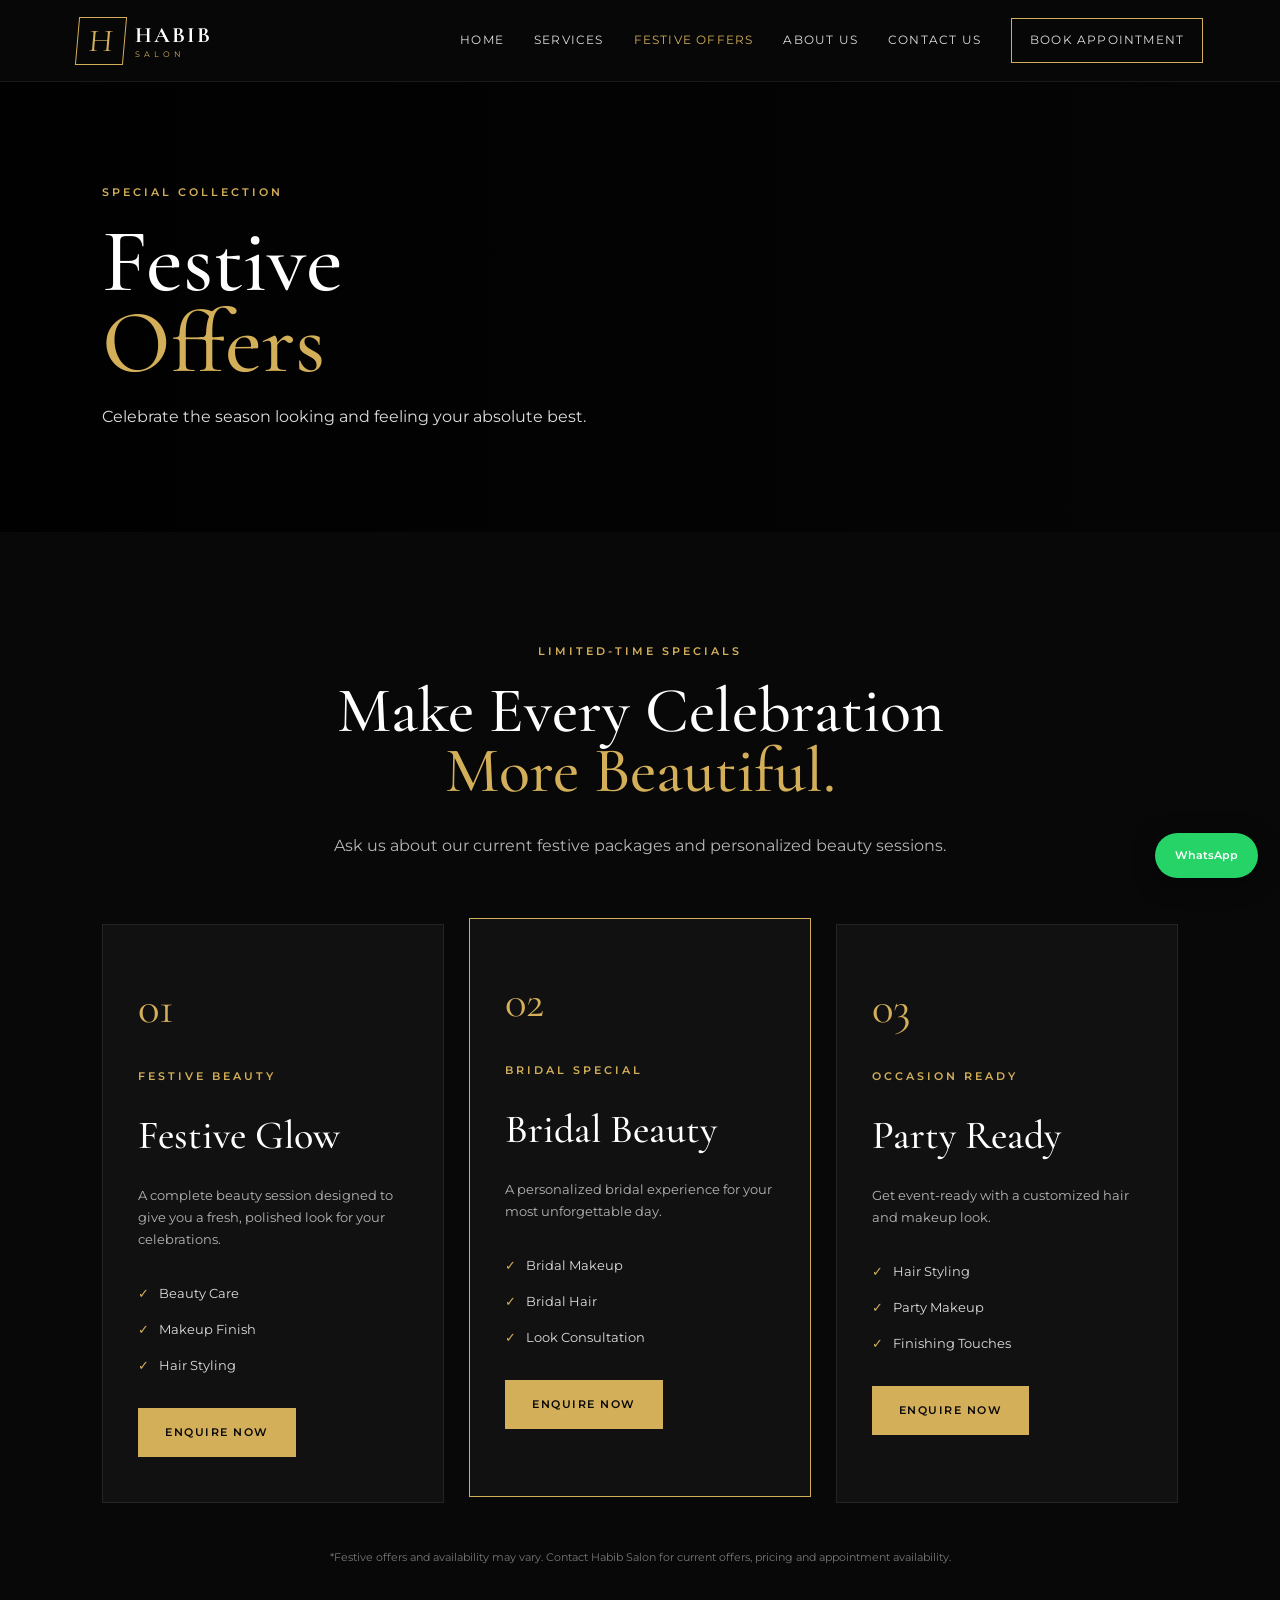
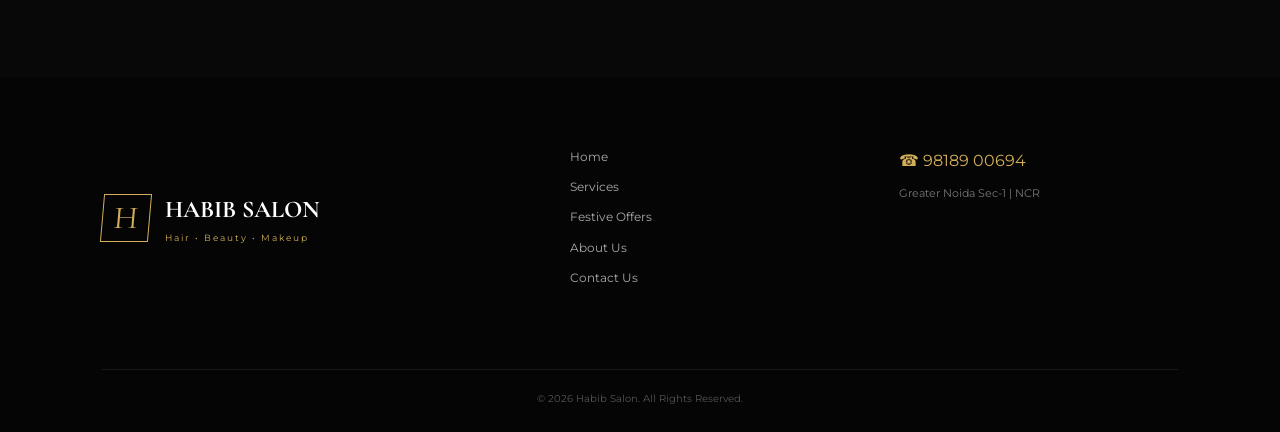
<file: offers.html>
<!DOCTYPE html>
<html lang="en">

<head>

<meta charset="UTF-8">

<meta name="viewport"
content="width=device-width, initial-scale=1.0">

<title>Festive Offers | Habib Salon</title>

<link rel="preconnect"
href="https://fonts.googleapis.com">

<link rel="preconnect"
href="https://fonts.gstatic.com"
crossorigin>

<link href="https://fonts.googleapis.com/css2?family=Cormorant+Garamond:wght@400;500;600;700&family=Montserrat:wght@300;400;500;600;700&display=swap"
rel="stylesheet">

<link rel="stylesheet"
href="style.css">

</head>

<body>


<header class="navbar">

<a href="index.html" class="logo">

<div class="logo-mark">H</div>

<div class="logo-text">
<strong>HABIB</strong>
<span>SALON</span>
</div>

</a>

<button class="menu-btn"
onclick="toggleMenu()">☰</button>

<nav id="navMenu">

<a href="index.html">Home</a>

<a href="services.html">Services</a>

<a href="offers.html" class="active">
Festive Offers
</a>

<a href="about.html">About Us</a>

<a href="contact.html">Contact Us</a>

<a href="contact.html" class="nav-book">
Book Appointment
</a>

</nav>

</header>


<section class="page-hero offers-hero">

<div>

<p class="section-label">
SPECIAL COLLECTION
</p>

<h1>
Festive
<span>Offers</span>
</h1>

<p>
Celebrate the season looking
and feeling your absolute best.
</p>

</div>

</section>


<section class="offers section">

<div class="section-heading">

<p class="section-label">
LIMITED-TIME SPECIALS
</p>

<h2>
Make Every Celebration
<span>More Beautiful.</span>
</h2>

<p>
Ask us about our current festive packages
and personalized beauty sessions.
</p>

</div>


<div class="offer-grid">


<div class="offer-card">

<div class="offer-number">
01
</div>

<p class="section-label">
FESTIVE BEAUTY
</p>

<h3>
Festive Glow
</h3>

<p>
A complete beauty session designed
to give you a fresh, polished look
for your celebrations.
</p>

<ul>
<li>Beauty Care</li>
<li>Makeup Finish</li>
<li>Hair Styling</li>
</ul>

<a href="contact.html" class="btn btn-gold">
Enquire Now
</a>

</div>


<div class="offer-card highlight">

<div class="offer-number">
02
</div>

<p class="section-label">
BRIDAL SPECIAL
</p>

<h3>
Bridal Beauty
</h3>

<p>
A personalized bridal experience
for your most unforgettable day.
</p>

<ul>
<li>Bridal Makeup</li>
<li>Bridal Hair</li>
<li>Look Consultation</li>
</ul>

<a href="contact.html" class="btn btn-gold">
Enquire Now
</a>

</div>


<div class="offer-card">

<div class="offer-number">
03
</div>

<p class="section-label">
OCCASION READY
</p>

<h3>
Party Ready
</h3>

<p>
Get event-ready with a customized
hair and makeup look.
</p>

<ul>
<li>Hair Styling</li>
<li>Party Makeup</li>
<li>Finishing Touches</li>
</ul>

<a href="contact.html" class="btn btn-gold">
Enquire Now
</a>

</div>


</div>


<div class="offer-note">

<p>
*Festive offers and availability may vary.
Contact Habib Salon for current offers,
pricing and appointment availability.
</p>

</div>

</section>


<footer>

<div class="footer-logo">

<div class="logo-mark">H</div>

<div>
<strong>HABIB SALON</strong>
<small>Hair • Beauty • Makeup</small>
</div>

</div>

<div class="footer-links">

<a href="index.html">Home</a>
<a href="services.html">Services</a>
<a href="offers.html">Festive Offers</a>
<a href="about.html">About Us</a>
<a href="contact.html">Contact Us</a>

</div>

<div class="footer-contact">

<a href="tel:9818900694">
☎ 98189 00694
</a>

<span>
Greater Noida Sec-1 | NCR
</span>

</div>

<div class="copyright">
© 2026 Habib Salon. All Rights Reserved.
</div>

</footer>


<a href="https://wa.me/919818900694"
class="whatsapp"
target="_blank">
WhatsApp
</a>


<script src="script.js"></script>

</body>
</html>
</file>
<file: style.css>
* {
    margin: 0;
    padding: 0;
    box-sizing: border-box;
}

:root {
    --black: #080808;
    --dark: #101010;
    --gold: #d4af5a;
    --gold-light: #f0d48a;
    --white: #ffffff;
    --muted: #b5b5b5;
    --border: rgba(212,175,90,0.25);
}

html {
    scroll-behavior: smooth;
}

body {
    background: var(--black);
    color: var(--white);
    font-family: 'Montserrat', sans-serif;
    line-height: 1.7;
}

a {
    text-decoration: none;
    color: inherit;
}

img {
    width: 100%;
    display: block;
}

.navbar {
    height: 82px;
    padding: 0 6%;
    display: flex;
    align-items: center;
    justify-content: space-between;

    background: rgba(8,8,8,0.95);

    border-bottom: 1px solid rgba(255,255,255,0.08);

    position: sticky;
    top: 0;
    z-index: 1000;

    backdrop-filter: blur(15px);
}

.logo {
    display: flex;
    align-items: center;
    gap: 10px;
}

.logo-mark {
    width: 48px;
    height: 48px;

    border: 1px solid var(--gold);

    display: flex;
    align-items: center;
    justify-content: center;

    font-family: 'Cormorant Garamond', serif;
    font-size: 32px;
    color: var(--gold);

    transform: skew(-5deg);
}

.logo-text {
    display: flex;
    flex-direction: column;
    line-height: 1;
}

.logo-text strong {
    font-family: 'Cormorant Garamond', serif;
    font-size: 22px;
    letter-spacing: 2px;
}

.logo-text span {
    font-size: 8px;
    letter-spacing: 4px;
    color: var(--gold);
    margin-top: 4px;
}

nav {
    display: flex;
    align-items: center;
    gap: 30px;
}

nav a {
    font-size: 12px;
    text-transform: uppercase;
    letter-spacing: 1.2px;
    color: #ddd;
    transition: .3s;
}

nav a:hover,
nav a.active {
    color: var(--gold);
}

.nav-book {
    border: 1px solid var(--gold);
    padding: 11px 18px;
}

.menu-btn {
    display: none;
    background: none;
    border: none;
    color: white;
    font-size: 26px;
}


/* HERO */

.hero {
    min-height: 88vh;

    background:
    linear-gradient(90deg,
    rgba(0,0,0,.92),
    rgba(0,0,0,.50),
    rgba(0,0,0,.25)),
    url("https://images.unsplash.com/photo-1522337360788-8b13dee7a37e?auto=format&fit=crop&w=1800&q=90");

    background-size: cover;
    background-position: center;

    display: flex;
    align-items: center;

    padding: 80px 8%;
}

.hero-content {
    max-width: 750px;
}

.eyebrow,
.section-label {
    color: var(--gold);
    font-size: 11px;
    letter-spacing: 3px;
    font-weight: 600;
    text-transform: uppercase;
}

.hero h1 {
    font-family: 'Cormorant Garamond', serif;
    font-size: clamp(55px, 7vw, 100px);
    line-height: .9;
    font-weight: 500;
    margin: 25px 0;
}

.hero h1 span,
h2 span,
h3 span,
.page-hero h1 span {
    color: var(--gold);
    display: block;
}

.hero-description {
    color: #ddd;
    max-width: 550px;
    font-size: 15px;
    margin-bottom: 35px;
}

.hero-buttons {
    display: flex;
    gap: 15px;
    flex-wrap: wrap;
}

.btn {
    display: inline-flex;
    align-items: center;
    justify-content: center;

    padding: 15px 27px;

    text-transform: uppercase;
    letter-spacing: 1.5px;

    font-size: 11px;
    font-weight: 600;

    transition: .3s;

    cursor: pointer;
}

.btn-gold {
    background: var(--gold);
    color: #090909;
}

.btn-gold:hover {
    background: var(--gold-light);
    transform: translateY(-3px);
}

.btn-outline {
    border: 1px solid rgba(255,255,255,.5);
}

.btn-outline:hover {
    border-color: var(--gold);
    color: var(--gold);
}

.hero-info {
    display: flex;
    gap: 25px;
    margin-top: 55px;
    color: #ddd;
    font-size: 11px;
}


/* SECTIONS */

.section {
    padding: 110px 8%;
}

.section-dark {
    padding: 110px 8%;
    background: #0d0d0d;
}

.intro {
    display: grid;
    grid-template-columns: 1fr 1fr;
    gap: 80px;
    align-items: center;
}

.intro-image img {
    height: 600px;
    object-fit: cover;
}

.intro-content h2,
.section-heading h2,
.about-content h2,
.contact-info h2 {
    font-family: 'Cormorant Garamond', serif;
    font-weight: 500;
    font-size: clamp(42px, 5vw, 68px);
    line-height: .95;
    margin: 20px 0 30px;
}

.intro-content p,
.about-content p,
.contact-info > p {
    color: var(--muted);
    margin-bottom: 20px;
    max-width: 550px;
}

.text-link {
    color: var(--gold);
    display: inline-block;
    margin-top: 15px;
    font-size: 12px;
    text-transform: uppercase;
    letter-spacing: 1.5px;
}

.section-heading {
    text-align: center;
    max-width: 700px;
    margin: 0 auto 65px;
}

.section-heading > p:last-child {
    color: var(--muted);
}


/* SERVICES */

.service-grid {
    display: grid;
    grid-template-columns: repeat(4,1fr);
    gap: 20px;
}

.service-card {
    padding: 45px 30px;
    border: 1px solid rgba(255,255,255,.09);
    transition: .35s;
    background: #111;
}

.service-card:hover,
.service-card.featured {
    border-color: var(--gold);
    transform: translateY(-7px);
}

.service-icon {
    color: var(--gold);
    font-size: 28px;
    margin-bottom: 25px;
}

.service-card h3 {
    font-family: 'Cormorant Garamond', serif;
    font-size: 30px;
    font-weight: 500;
    margin-bottom: 15px;
}

.service-card p {
    color: var(--muted);
    font-size: 13px;
    margin-bottom: 25px;
}

.service-card a {
    color: var(--gold);
    font-size: 11px;
    text-transform: uppercase;
    letter-spacing: 1px;
}


/* BRIDAL */

.bridal-banner {
    min-height: 600px;

    background:
    linear-gradient(rgba(0,0,0,.55),rgba(0,0,0,.7)),
    url("https://images.unsplash.com/photo-1519741497674-611481863552?auto=format&fit=crop&w=1800&q=90");

    background-size: cover;
    background-position: center;

    display: flex;
    align-items: center;
    justify-content: center;

    text-align: center;
    padding: 80px 8%;
}

.bridal-content {
    max-width: 750px;
}

.bridal-content h2 {
    font-family: 'Cormorant Garamond', serif;
    font-size: clamp(48px, 6vw, 82px);
    line-height: .95;
    font-weight: 500;
    margin: 20px 0;
}

.bridal-content p:not(.section-label) {
    color: #ddd;
    margin-bottom: 30px;
}


/* CTA */

.cta {
    padding: 80px 8%;
    display: flex;
    align-items: center;
    justify-content: space-between;
    gap: 30px;
    background: #111;
    border-top: 1px solid var(--border);
    border-bottom: 1px solid var(--border);
}

.cta h2 {
    font-family: 'Cormorant Garamond', serif;
    font-size: 52px;
    line-height: .95;
    font-weight: 500;
    margin-top: 12px;
}


/* PAGE HERO */

.page-hero {
    min-height: 450px;

    display: flex;
    align-items: center;

    padding: 80px 8%;

    background:
    linear-gradient(90deg,rgba(0,0,0,.9),rgba(0,0,0,.45)),
    url("https://images.unsplash.com/photo-1560066984-138dadb4c035?auto=format&fit=crop&w=1800&q=85");

    background-size: cover;
    background-position: center;
}

.page-hero h1 {
    font-family: 'Cormorant Garamond', serif;
    font-size: clamp(55px,7vw,90px);
    line-height: .9;
    font-weight: 500;
    margin: 20px 0;
}

.page-hero p:not(.section-label) {
    color: #ddd;
}

.offers-hero {
    background-image:
    linear-gradient(90deg,rgba(0,0,0,.88),rgba(0,0,0,.4)),
    url("https://images.unsplash.com/photo-1487412912498-0447578fcca8?auto=format&fit=crop&w=1800&q=85");
}

.about-hero {
    background-image:
    linear-gradient(90deg,rgba(0,0,0,.9),rgba(0,0,0,.4)),
    url("https://images.unsplash.com/photo-1521590832167-7bcbfaa6381f?auto=format&fit=crop&w=1800&q=85");
}

.contact-hero {
    background-image:
    linear-gradient(90deg,rgba(0,0,0,.9),rgba(0,0,0,.4)),
    url("https://images.unsplash.com/photo-1522337360788-8b13dee7a37e?auto=format&fit=crop&w=1800&q=85");
}


/* SERVICE PAGE */

.service-list {
    display: flex;
    flex-direction: column;
    gap: 100px;
}

.service-large-card {
    display: grid;
    grid-template-columns: 1fr 1fr;
    gap: 80px;
    align-items: center;
}

.service-large-card.reverse {
    direction: rtl;
}

.service-large-card.reverse > div {
    direction: ltr;
}

.service-large-card img {
    height: 520px;
    object-fit: cover;
}

.service-large-card h2 {
    font-family: 'Cormorant Garamond', serif;
    font-size: 58px;
    line-height: .95;
    font-weight: 500;
    margin: 20px 0;
}

.service-large-card p {
    color: var(--muted);
}

.service-large-card ul {
    list-style: none;
    margin: 25px 0;
}

.service-large-card li {
    padding: 8px 0;
    border-bottom: 1px solid rgba(255,255,255,.08);
    color: #ddd;
    font-size: 13px;
}

.service-large-card li::before {
    content: "✦";
    color: var(--gold);
    margin-right: 10px;
}


/* OFFERS */

.offer-grid {
    display: grid;
    grid-template-columns: repeat(3,1fr);
    gap: 25px;
}

.offer-card {
    background: #111;
    border: 1px solid rgba(255,255,255,.08);
    padding: 45px 35px;
    transition: .3s;
}

.offer-card:hover,
.offer-card.highlight {
    border-color: var(--gold);
    transform: translateY(-6px);
}

.offer-number {
    font-family: 'Cormorant Garamond', serif;
    color: var(--gold);
    font-size: 45px;
    margin-bottom: 20px;
}

.offer-card h3 {
    font-family: 'Cormorant Garamond', serif;
    font-size: 40px;
    font-weight: 500;
    margin: 15px 0;
}

.offer-card > p:not(.section-label) {
    color: var(--muted);
    font-size: 13px;
}

.offer-card ul {
    list-style: none;
    margin: 25px 0;
}

.offer-card li {
    color: #ddd;
    font-size: 13px;
    padding: 7px 0;
}

.offer-card li::before {
    content: "✓";
    color: var(--gold);
    margin-right: 10px;
}

.offer-note {
    text-align: center;
    color: #777;
    font-size: 11px;
    margin-top: 45px;
}


/* ABOUT */

.about-story {
    display: grid;
    grid-template-columns: 1fr 1fr;
    gap: 90px;
    align-items: center;
}

.about-image img {
    height: 600px;
    object-fit: cover;
}

.about-points {
    margin-top: 35px;
}

.about-points div {
    display: flex;
    align-items: center;
    gap: 20px;
    border-bottom: 1px solid rgba(255,255,255,.1);
    padding: 15px 0;
}

.about-points strong {
    color: var(--gold);
    font-family: 'Cormorant Garamond', serif;
    font-size: 25px;
}

.about-points span {
    font-size: 13px;
}

.value-grid {
    display: grid;
    grid-template-columns: repeat(3,1fr);
    gap: 50px;
}

.value-grid > div {
    border-top: 1px solid var(--gold);
    padding-top: 25px;
}

.value-grid span {
    color: var(--gold);
}

.value-grid h3 {
    font-family: 'Cormorant Garamond', serif;
    font-size: 35px;
    font-weight: 500;
    margin: 10px 0;
}

.value-grid p {
    color: var(--muted);
    font-size: 13px;
}


/* CONTACT */

.contact-section {
    display: grid;
    grid-template-columns: 1fr 1fr;
    gap: 100px;
}

.contact-item {
    display: flex;
    gap: 20px;
    align-items: center;
    padding: 20px 0;
    border-bottom: 1px solid rgba(255,255,255,.1);
}

.contact-icon {
    color: var(--gold);
    font-size: 25px;
}

.contact-item small {
    display: block;
    color: var(--gold);
    font-size: 9px;
    letter-spacing: 2px;
}

.contact-item strong,
.contact-item a {
    display: block;
    font-size: 14px;
    margin-top: 3px;
}

.booking-box {
    background: #111;
    border: 1px solid var(--border);
    padding: 45px;
}

.booking-box h3 {
    font-family: 'Cormorant Garamond', serif;
    font-size: 45px;
    font-weight: 500;
    line-height: .95;
    margin: 15px 0 30px;
}

.booking-box form {
    display: flex;
    flex-direction: column;
    gap: 8px;
}

.booking-box label {
    font-size: 10px;
    text-transform: uppercase;
    letter-spacing: 1px;
    color: #aaa;
    margin-top: 10px;
}

.booking-box input,
.booking-box select {
    width: 100%;
    padding: 14px;

    background: #080808;

    border: 1px solid rgba(255,255,255,.12);

    color: white;

    outline: none;

    font-family: inherit;
}

.booking-box input:focus,
.booking-box select:focus {
    border-color: var(--gold);
}

.full {
    width: 100%;
    border: none;
    margin-top: 20px;
}

.form-note {
    font-size: 10px;
    color: #666;
    margin-top: 15px;
    text-align: center;
}


/* FOOTER */

footer {
    background: #050505;
    padding: 70px 8% 25px;

    display: grid;
    grid-template-columns: 1.5fr 1fr 1fr;
    gap: 50px;
}

.footer-logo {
    display: flex;
    align-items: center;
    gap: 15px;
}

.footer-logo strong {
    font-family: 'Cormorant Garamond', serif;
    font-size: 24px;
}

.footer-logo small {
    display: block;
    color: var(--gold);
    font-size: 9px;
    letter-spacing: 2px;
}

.footer-links {
    display: flex;
    flex-direction: column;
    gap: 10px;
}

.footer-links a {
    color: #aaa;
    font-size: 12px;
}

.footer-links a:hover {
    color: var(--gold);
}

.footer-contact {
    display: flex;
    flex-direction: column;
    gap: 10px;
}

.footer-contact a {
    color: var(--gold);
}

.footer-contact span {
    color: #777;
    font-size: 11px;
}

.copyright {
    grid-column: 1/-1;
    border-top: 1px solid rgba(255,255,255,.08);
    padding-top: 20px;
    margin-top: 30px;
    color: #555;
    font-size: 10px;
    text-align: center;
}


/* WHATSAPP */

.whatsapp {
    position: fixed;
    right: 22px;
    bottom: 22px;

    background: #25D366;
    color: white;

    padding: 13px 20px;

    border-radius: 50px;

    font-size: 11px;
    font-weight: 600;

    box-shadow: 0 5px 25px rgba(0,0,0,.4);

    z-index: 999;
}


/* MOBILE */

@media(max-width: 900px) {

    .navbar {
        height: 72px;
    }

    .menu-btn {
        display: block;
    }

    nav {
        display: none;

        position: absolute;
        top: 72px;
        left: 0;

        width: 100%;

        background: #080808;

        padding: 25px;

        flex-direction: column;
        align-items: flex-start;

        border-bottom: 1px solid var(--border);
    }

    nav.show {
        display: flex;
    }

    .hero {
        min-height: 85vh;
        padding: 70px 7%;
    }

    .hero h1 {
        font-size: 60px;
    }

    .hero-info {
        flex-direction: column;
        gap: 8px;
        margin-top: 35px;
    }

    .intro,
    .about-story,
    .contact-section,
    .service-large-card {
        grid-template-columns: 1fr;
        gap: 45px;
    }

    .service-large-card.reverse {
        direction: ltr;
    }

    .service-grid {
        grid-template-columns: repeat(2,1fr);
    }

    .offer-grid {
        grid-template-columns: 1fr;
    }

    .value-grid {
        grid-template-columns: 1fr;
        gap: 35px;
    }

    .cta {
        flex-direction: column;
        align-items: flex-start;
    }

    footer {
        grid-template-columns: 1fr 1fr;
    }

}

@media(max-width: 600px) {

    .section,
    .section-dark {
        padding: 75px 6%;
    }

    .hero h1 {
        font-size: 52px;
    }

    .hero-description {
        font-size: 13px;
    }

    .hero-buttons {
        flex-direction: column;
        align-items: stretch;
    }

    .hero-buttons .btn {
        text-align: center;
    }

    .intro-image img,
    .about-image img {
        height: 420px;
    }

    .service-grid {
        grid-template-columns: 1fr;
    }

    .service-large-card img {
        height: 400px;
    }

    .service-large-card h2 {
        font-size: 48px;
    }

    .cta h2 {
        font-size: 42px;
    }

    .page-hero {
        min-height: 380px;
    }

    .booking-box {
        padding: 28px;
    }

    footer {
        grid-template-columns: 1fr;
    }

    .copyright {
        grid-column: auto;
    }

}
</file>
